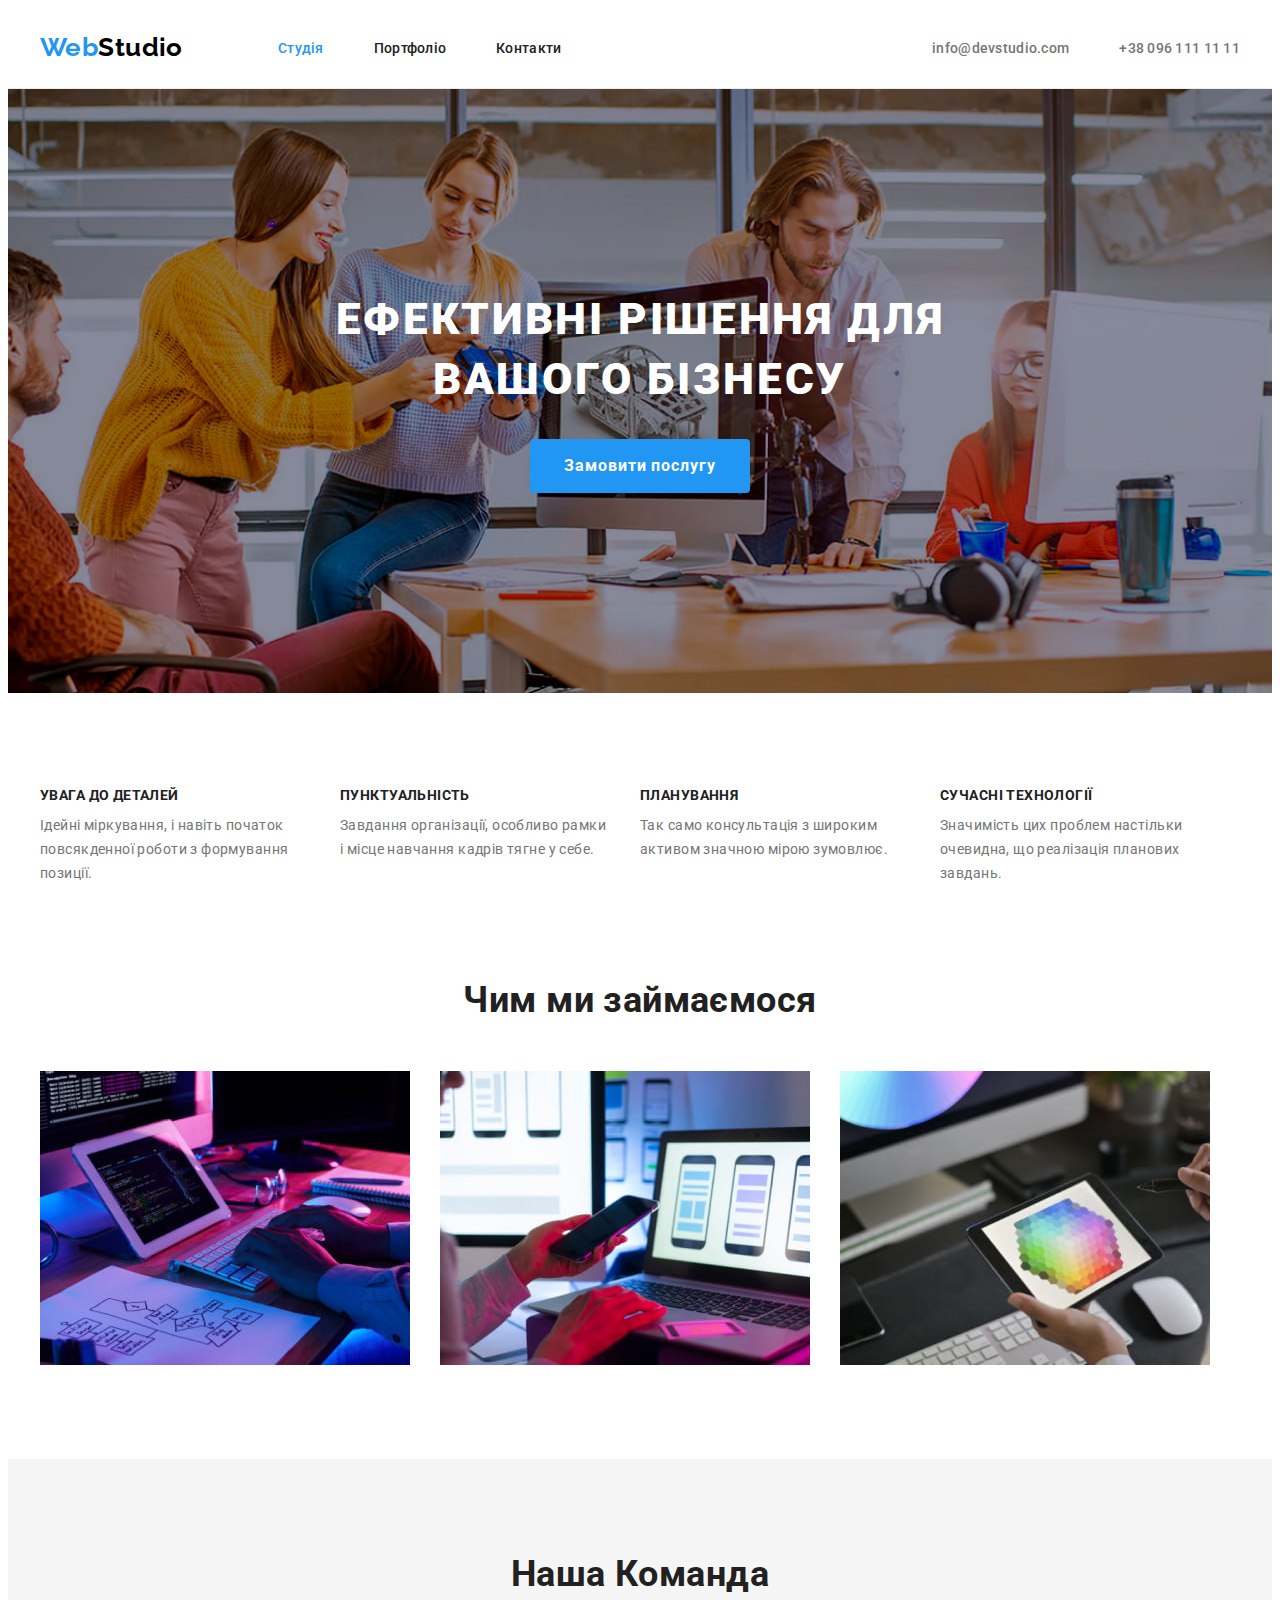
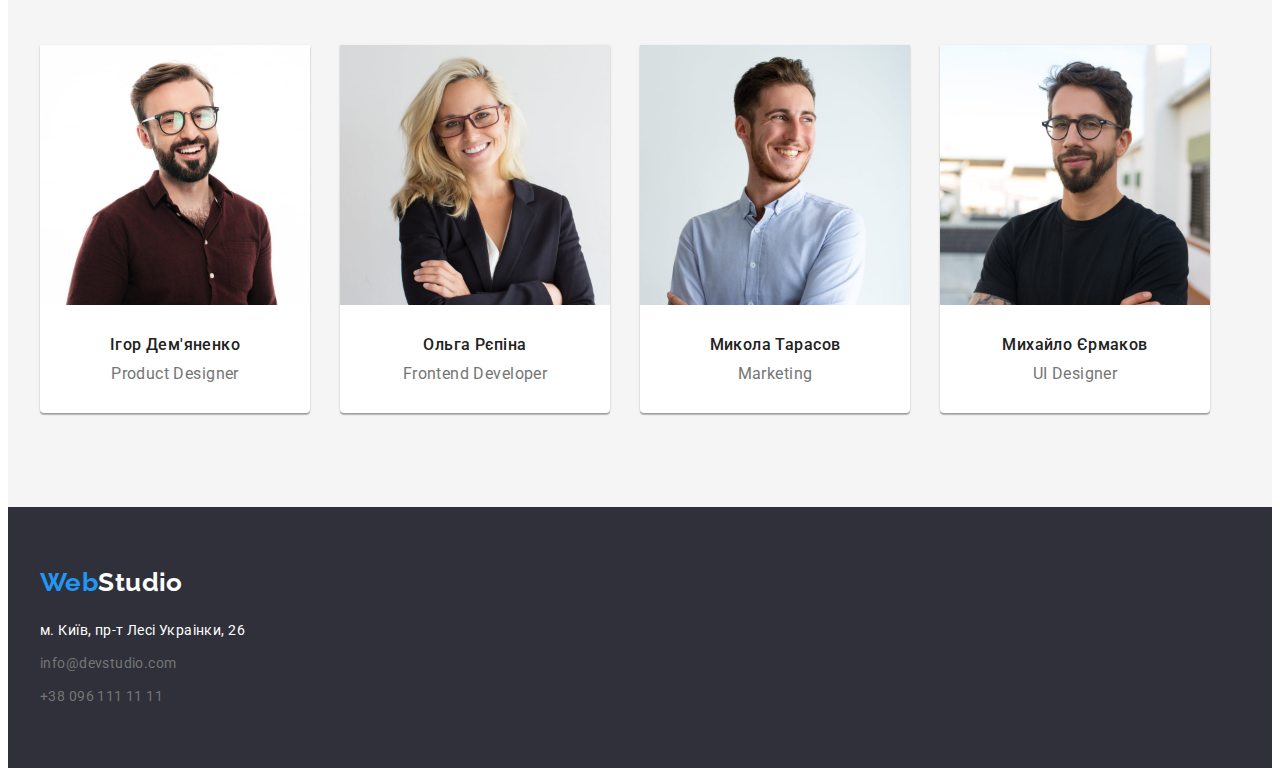
<file: index.html>
<!DOCTYPE html>
<html lang="uk">
  <head>
    <meta charset="UTF-8" />
    <meta http-equiv="X-UA-Compatible" content="IE=edge" />
    <meta name="viewport" content="width=device-width, initial-scale=1.0" />
    <title>Домашня робота</title>
    <link rel="preconnect" href="https://fonts.googleapis.com" />
    <link rel="preconnect" href="https://fonts.gstatic.com" crossorigin />
    <link
      href="https://fonts.googleapis.com/css2?family=Raleway:wght@700&family=Roboto:wght@400;500;700;900&display=swap"
      rel="stylesheet"
    />
    <!-- Modern-Normolize -->
    <link
      rel="stylesheet"
      href="https://cdnjs.cloudflare.com/ajax/libs/modern-normalize/1.1.0/modern-normalize.min.css"
      integrity="sha512-wpPYUAdjBVSE4KJnH1VR1HeZfpl1ub8YT/NKx4PuQ5NmX2tKuGu6U/JRp5y+Y8XG2tV+wKQpNHVUX03MfMFn9Q=="
      crossorigin="anonymous"
      referrerpolicy="no-referrer"
    />
    <link rel="stylesheet" href="./css/style.css" />
  </head>
  <body>
    <!--head-list-->
    <header class="header">
      <div class="conteiner header-conteiner">
        <nav class="nav">
          <a class="logo-link-text" href="#"
            ><span class="logo-link">Web</span>Studio</a
          >
          <ul class="list list-nav">
            <li class="nav-list-item">
              <a class="link current" href="#">Студія</a>
            </li>
            <li class="nav-list-item">
              <a class="link" href="./portfolio.html"> Портфоліо</a>
            </li>
            <li class="nav-list-item">
              <a class="link" href="#"> Контакти</a>
            </li>
          </ul>
        </nav>
        <ul class="list list-contact">
          <li class="contact-list-item">
            <a class="contact-link" href="mailto:info@devstudio.com"
              >info@devstudio.com</a
            >
          </li>
          <li class="contact-list-item">
            <a class="contact-link" href="tel:+380961111111"
              >+38 096 111 11 11</a
            >
          </li>
        </ul>
      </div>
    </header>
    <main>
      <!--main-content-one-section-->
      <section class="section">
        <div class="conteiner main-conteiner">
          <h1 class="section-title">Ефективні рішення для вашого бізнесу</h1>
          <button class="section-btn" type="button">Замовити послугу</button>
        </div>
      </section>
      <!--organization-->
      <section class="section-org">
        <div class="conteiner org-conteiner">
          <h2 class="heading-none visually-hidden">Організування</h2>
          <ul class="list-org">
            <li class="org-list-item">
              <h3 class="heading">Увага до деталей</h3>
              <p class="org-subtitle">
                Ідейні міркування, і навіть початок повсякденної роботи з
                формування позиції.
              </p>
            </li>
            <li class="org-list-item">
              <h3 class="heading">Пунктуальність</h3>
              <p class="org-subtitle">
                Завдання організації, особливо рамки і місце навчання кадрів
                тягне у себе.
              </p>
            </li>
            <li class="org-list-item">
              <h3 class="heading">Планування</h3>
              <p class="org-subtitle">
                Так само консультація з широким активом значною мірою зумовлює.
              </p>
            </li>
            <li class="org-list-item">
              <h3 class="heading">Сучасні технології</h3>
              <p class="org-subtitle">
                Значимість цих проблем настільки очевидна, що реалізація
                планових завдань.
              </p>
            </li>
          </ul>
        </div>
      </section>
      <!--photo-list-->
      <section class="photo-section">
        <div class="conteiner photo-conteiner">
          <h2 class="photo-title">Чим ми займаємося</h2>
          <ul class="photo-list">
            <li class="photo-list-item">
              <img
                class="img"
                src="./images/img(1).jpg"
                alt="друкує код"
                width="370"
                height="294"
              />
            </li>
            <li class="photo-list-item">
              <img
                class="img"
                src="./images/img(2).jpg"
                alt="працює з телефоном"
                width="370"
                height="294"
              />
            </li>
            <li class="photo-list-item">
              <img
                class="img"
                src="./images/img(3).jpg"
                alt="працює з планшетом"
                width="370"
                height="294"
              />
            </li>
          </ul>
        </div>
      </section>
      <!--team-card-->
      <section class="team-section">
        <div class="conteiner team-conteiner">
          <h2 class="team-title">Наша Команда</h2>
          <ul class="team-list">
            <li class="list-item">
              <img
                class="team-img"
                src="./images/img(4).jpg"
                alt="співробітник"
                width="270"
                height="260"
              />
              <div class="team-suptitle">
                <h3 class="team-name">Ігор Дем'яненко</h3>
                <p class="team-subtitle" lang="en">Product Designer</p>
              </div>
            </li>
            <li class="list-item">
              <img
                class="team-img"
                src="./images/img(5).jpg"
                alt="співробітник"
                width="270"
                height="260"
              />
              <div class="team-suptitle">
                <h3 class="team-name">Ольга Рєпіна</h3>
                <p class="team-subtitle" lang="en">Frontend Developer</p>
              </div>
            </li>
            <li class="list-item">
              <img
                class="team-img"
                src="./images/img(6).jpg"
                alt="співробітник"
                width="270"
                height="260"
              />
              <div class="team-suptitle">
                <h3 class="team-name">Микола Тарасов</h3>
                <p class="team-subtitle" lang="en">Marketing</p>
              </div>
            </li>
            <li class="list-item">
              <img
                class="team-img"
                src="./images/img(7).jpg"
                alt="співробітник"
                width="270"
                height="260"
              />
              <div class="team-suptitle">
                <h3 class="team-name">Михайло Єрмаков</h3>
                <p class="team-subtitle" lang="en">UI Designer</p>
              </div>
            </li>
          </ul>
        </div>
      </section>
    </main>
    <!--footer-->
    <footer class="footer">
      <div class="conteiner footer-conteiner">
        <a class="logo-text" href="#"
          ><span class="footer-logo-link">Web</span>Studio</a
        >
        <address class="address">
          <ul class="list footer-list">
            <li class="footer-list-item">
              <a
                class="address-link"
                href="https://goo.gl/maps/CPtrU1FHBa2aNyZL9"
                target="_blank"
                rel="noopener noreferrer nofollow"
                >м. Київ, пр-т Лесі Украінки, 26</a
              >
            </li>
            <li class="footer-list-item">
              <a class="footer-link" href="mailto:info@devstudio.com"
                >info@devstudio.com</a
              >
            </li>
            <li class="footer-list-item">
              <a class="footer-link" href="tel:+380961111111"
                >+38 096 111 11 11</a
              >
            </li>
          </ul>
        </address>
      </div>
    </footer>
  </body>
</html>
</file>
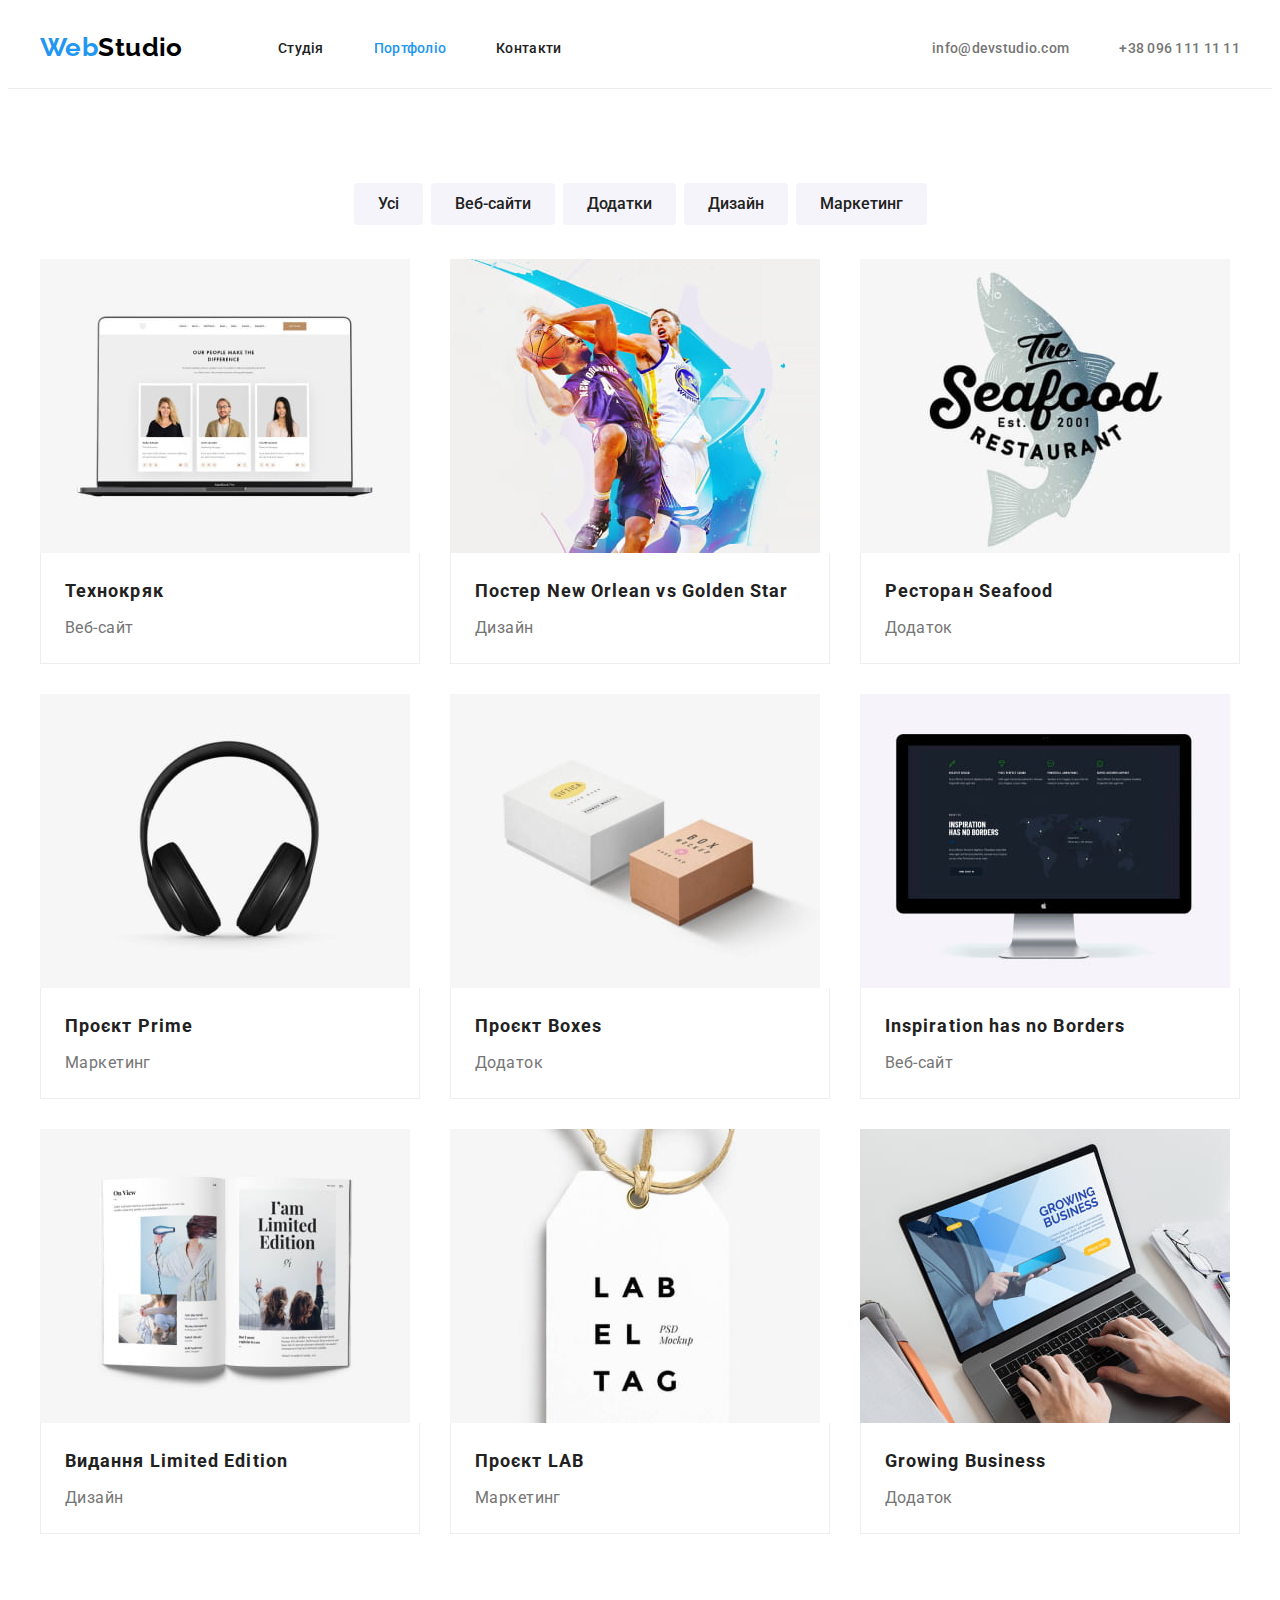
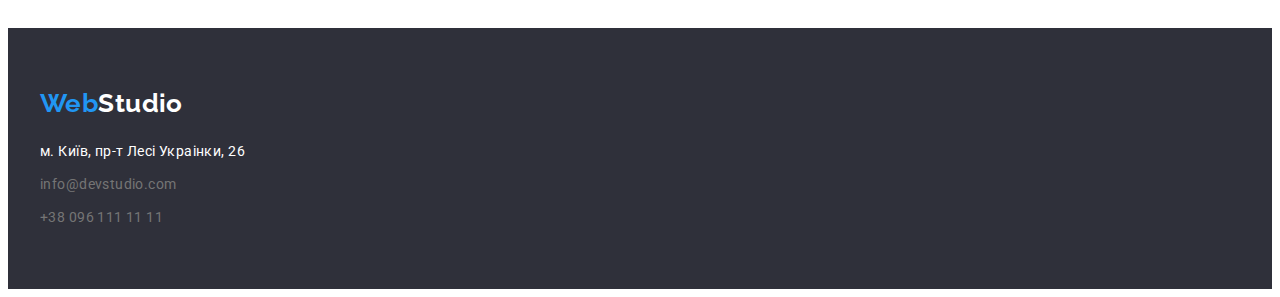
<file: portfolio.html>
<!DOCTYPE html>
<html lang="uk">
  <head>
    <meta charset="UTF-8" />
    <meta http-equiv="X-UA-Compatible" content="IE=edge" />
    <meta name="viewport" content="width=device-width, initial-scale=1.0" />
    <title>HomeWork2</title>
    <link
      href="https://fonts.googleapis.com/css2?family=Raleway:wght@700&family=Roboto:wght@400;500;700;900&display=swap"
      rel="stylesheet"
    />
    <link
      rel="stylesheet"
      href="https://cdnjs.cloudflare.com/ajax/libs/modern-normalize/1.1.0/modern-normalize.min.css"
      integrity="sha512-wpPYUAdjBVSE4KJnH1VR1HeZfpl1ub8YT/NKx4PuQ5NmX2tKuGu6U/JRp5y+Y8XG2tV+wKQpNHVUX03MfMFn9Q=="
      crossorigin="anonymous"
      referrerpolicy="no-referrer"
    />
    <link rel="stylesheet" href="./css/style.css" />
    <link rel="preconnect" href="https://fonts.googleapis.com" />
    <link rel="preconnect" href="https://fonts.gstatic.com" crossorigin />
  </head>
  <body>
    <!--head-list-->
    <header class="header">
      <div class="conteiner header-conteiner">
        <nav class="nav">
          <a class="logo-link-text" href="#"
            ><span class="logo-link">Web</span>Studio</a
          >
          <ul class="list list-nav">
            <li class="nav-list-item">
              <a class="link" href="./index.html">Студія</a>
            </li>
            <li class="nav-list-item">
              <a class="link carrent" href="./portfolio.html"> Портфоліо</a>
            </li>
            <li class="nav-list-item">
              <a class="link" href="#"> Контакти</a>
            </li>
          </ul>
        </nav>
        <ul class="list list-contact">
          <li class="contact-list-item">
            <a class="contact-link" href="mailto:info@devstudio.com"
              >info@devstudio.com</a
            >
          </li>
          <li class="contact-list-item">
            <a class="contact-link" href="tel:+380961111111"
              >+38 096 111 11 11</a
            >
          </li>
        </ul>
      </div>
    </header>
    <!--Portfolio-->
    <main>
      <section class="section-port">
        <div class="conteiner">
          <h1 class="section-title visually-hidden">Filter</h1>
          <ul class="list list-port">
            <li class="port-item">
              <button class="btn" type="button">Усі</button>
            </li>
            <li class="port-item">
              <button class="btn" type="button">Веб-сайти</button>
            </li>
            <li class="port-item">
              <button class="btn" type="button">Додатки</button>
            </li>
            <li class="port-item">
              <button class="btn" type="button">Дизайн</button>
            </li>
            <li class="port-item">
              <button class="btn" type="button">Маркетинг</button>
            </li>
          </ul>
          <!--Project-->
          <ul class="list-proj">
            <li class="proj-item">
              <a class="proj-link" href="">
                <img
                  class="link-img"
                  src="./images/portfolio/img.jpg"
                  alt="ноутбук в розгорнутому стані"
                  width="370"
                  height="294"
                />
                <div class="sup-caption">
                  <h2 class="caption">Технокряк</h2>
                  <p class="sub-caption">Веб-сайт</p>
                </div>
              </a>
            </li>
            <li class="proj-item">
              <a class="proj-link" href="">
                <img
                  class="link-img"
                  src="./images/portfolio/img(1).jpg"
                  alt="два баскетболіста грають"
                  width="370"
                  height="294"
                />
                <div class="sup-caption">
                  <h2 class="caption">Постер New Orlean vs Golden Star</h2>
                  <p class="sub-caption">Дизайн</p>
                </div>
              </a>
            </li>
            <li class="proj-item">
              <a class="proj-link" href="">
                <img
                  class="link-img"
                  src="./images/portfolio/img(2).jpg"
                  alt="логотип ресторану"
                  width="370"
                  height="294"
                />
                <div class="sup-caption">
                  <h2 class="caption">Ресторан Seafood</h2>
                  <p class="sub-caption">Додаток</p>
                </div>
              </a>
            </li>
            <li class="proj-item">
              <a class="proj-link" href="">
                <img
                  class="link-img"
                  src="./images/portfolio/img(3).jpg"
                  alt="бездротові навушники"
                  width="370"
                  height="294"
                />
                <div class="sup-caption">
                  <h2 class="caption">Проєкт Prime</h2>
                  <p class="sub-caption">Маркетинг</p>
                </div>
              </a>
            </li>
            <li class="proj-item">
              <a class="proj-link" href="">
                <img
                  class="link-img"
                  src="./images/portfolio/img(4).jpg"
                  alt="дві коробки"
                  width="370"
                  height="294"
                />
                <div class="sup-caption">
                  <h2 class="caption">Проєкт Boxes</h2>
                  <p class="sub-caption">Додаток</p>
                </div>
              </a>
            </li>
            <li class="proj-item">
              <a class="proj-link" href="">
                <img
                  class="link-img"
                  src="./images/portfolio/img(5).jpg"
                  alt="екран компьютера"
                  width="370"
                  height="294"
                />
                <div class="sup-caption">
                  <h2 class="caption">Inspiration has no Borders</h2>
                  <p class="sub-caption">Веб-сайт</p>
                </div>
              </a>
            </li>
            <li class="proj-item">
              <a class="proj-link" href="">
                <img
                  class="link-img"
                  src="./images/portfolio/img(9).jpg"
                  alt="розгорнутий підручник"
                  width="370"
                  height="294"
                />
                <div class="sup-caption">
                  <h2 class="caption">Видання Limited Edition</h2>
                  <p class="sub-caption">Дизайн</p>
                </div>
              </a>
            </li>
            <li class="proj-item">
              <a class="proj-link" href="">
                <img
                  class="link-img"
                  src="./images/portfolio/img(6).jpg"
                  alt="лейбл тег"
                  width="370"
                  height="294"
                />
                <div class="sup-caption">
                  <h2 class="caption">Проєкт LAB</h2>
                  <p class="sub-caption">Маркетинг</p>
                </div>
              </a>
            </li>
            <li class="proj-item">
              <a class="proj-link" href="">
                <img
                  class="link-img"
                  src="./images/portfolio/img(7).jpg"
                  alt="руки на клавиатуре в работе"
                  width="370"
                  height="294"
                />
                <div class="sup-caption">
                  <h2 class="caption">Growing Business</h2>
                  <p class="sub-caption">Додаток</p>
                </div>
              </a>
            </li>
          </ul>
        </div>
      </section>
    </main>
    <!--footer-->
    <footer class="footer">
      <div class="conteiner footer-conteiner">
        <a class="logo-text" href="#"
          ><span class="logo-link">Web</span>Studio</a
        >
        <address class="address">
          <ul class="list footer-list">
            <li class="footer-list-item">
              <a
                class="address-link"
                href="https://goo.gl/maps/CPtrU1FHBa2aNyZL9"
                target="_blank"
                rel="noopener noreferrer nofollow"
                >м. Київ, пр-т Лесі Украінки, 26</a
              >
            </li>
            <li class="footer-list-item">
              <a class="footer-link" href="mailto:info@devstudio.com"
                >info@devstudio.com</a
              >
            </li>
            <li class="footer-list-item">
              <a class="footer-link" href="tel:+380961111111"
                >+38 096 111 11 11</a
              >
            </li>
          </ul>
        </address>
      </div>
    </footer>
  </body>
</html>
</file>
<file: css/style.css>
/* html {
  box-sizing: border-box;
} */

:root {
  --text-color: #212121;
  --subtext-color: #757575;
  --additional-cl: #2196f3;
  --headfooter-bg-cl: #2f303a;
  --main-bg-cl: #ffffff;
  --portfolio-btn-cl: #f5f4fa;
  --logo-text-cl: #000000;
  --additional-bg-cl: #f5f5f5;
  --active-btn-cl: #188ce8;
  --Raleway-txt: "Raleway", sans-serif;
  --Roboro-txt: "Roboto", sans-serif;
}

body {
  background-color: var(--main-bg-cl);
  color: var(--text-color);
  font-family: "Roboto", sans-serif;
  font-size: 14px;
  letter-spacing: 0.03em;
  /* width: 1600px;
  margin-right: auto;
  margin-left: auto; */
}

ul {
  list-style: none;
  padding: 0;
}

/* Head-list */

.header {
  border-bottom-width: 1px;
  border-bottom-style: solid;
  border-bottom-color: #ececec;
}

.header-conteiner {
  display: flex;
}

.nav {
  margin-right: auto;
  display: flex;
}

.list-nav {
  display: flex;
  gap: 50px;
  margin: 0;
  padding: 0;
  list-style: none;
}

.list-contact {
  display: flex;
  margin: 0;
  padding: 0;
  list-style: none;
}

.contact-list-item:not(:last-child) {
  margin-right: 50px;
}

.logo-link-text,
.logo-link {
  padding-top: 24px;
  padding-bottom: 25px;
  font-family: var(--Raleway-txt);
  font-weight: 700;
  font-size: 26px;
  line-height: calc(31 / 26);
  text-decoration: none;
}

.logo-link {
  color: var(--additional-cl);
}

.logo-link-text {
  display: block;
  margin-right: 93px;
  width: 145px;
  color: var(--logo-text-cl);
}

.link {
  display: block;
  padding-top: 32px;
  padding-bottom: 32px;
  font-family: var(--Roboro-txt);
  font-weight: 500;
  font-size: 14px;
  line-height: calc(16 / 14);
  letter-spacing: 0.02em;
  color: var(--text-color);
  text-decoration: none;
}

.address-link {
  font-family: var(--Roboro-txt);
  font-style: normal;
  font-weight: 400;
  font-size: 14px;
  line-height: calc(24 / 14);
  color: var(--main-bg-cl);
  background-color: var(--headfooter-bg-cl);
  text-decoration: none;
}

.list .link.current {
  color: var(--additional-cl);
}

.link:hover,
.link:focus {
  color: var(--additional-cl);
}

.contact-link:hover,
.contact-link:focus {
  color: var(--additional-cl);
}

.contact-link {
  display: block;
  padding-top: 32px;
  padding-bottom: 32px;
  font-style: normal;
  font-weight: 500;
  font-size: 14px;
  line-height: calc(16 / 14);
  letter-spacing: 0.02em;
  text-decoration: none;
  color: var(--subtext-color);
}

.footer-link {
  font-style: normal;
  font-weight: 400;
  font-size: 14px;
  line-height: calc(24 / 14);
  text-decoration: none;
  color: var(--subtext-color);
}

.footer-link:hover,
.footer-link:focus {
  color: var(--additional-cl);
}

/* main-content-one-section */

.main-conteiner {
  text-align: center;
}

.section {
  background-image: url(../images/mainhero-bg.jpg/Img.jpg);
  background-position: center;
  background-repeat: no-repeat;
  background-size: cover;
  max-width: 1600px;
  margin-right: auto;
  margin-left: auto;

  padding-top: 200px;
  padding-bottom: 200px;
  background-color: var(--headfooter-bg-cl);
}

.section-title {
  display: inline-block;
  flex-wrap: wrap;
  width: 696px;
  margin-bottom: 30px;
  margin-top: 0;
  font-style: normal;
  font-weight: 900;
  font-size: 44px;
  line-height: calc(60 / 44);
  text-align: center;
  letter-spacing: 0.06em;
  text-transform: uppercase;
  color: var(--main-bg-cl);
}

.section-btn {
  margin-left: auto;
  margin-right: auto;
  padding: 10px 32px;
  min-width: 216px;
  font-family: inherit;
  font-weight: 700;
  font-size: 16px;
  line-height: calc(30 / 16);
  display: flex;
  align-items: center;
  text-align: center;
  letter-spacing: 0.06em;
  background-color: var(--additional-cl);
  color: var(--main-bg-cl);
  border-color: transparent;
  border-radius: 4px;
  cursor: pointer;
}

.section-btn:hover,
.section-btn:focus {
  background-color: var(--active-btn-cl);
  box-shadow: 0px 4px 4px rgba(0, 0, 0, 0.15);
  border-radius: 4px;
}

/* прихованний заголовок */

.visually-hidden {
  position: absolute;
  white-space: nowrap;
  width: 1px;
  height: 1px;
  overflow: hidden;
  border: 0;
  padding: 0;
  clip: rect(0 0 0 0);
  clip-path: inset(50%);
  margin: -1px;
}

/* organization */

.section-org {
  padding-top: 94px;
  padding-bottom: 94px;
}

.org-list-item {
  width: 270px;
  margin-right: 30px;
}

.org-list-item:last-child {
  margin-right: 0;
}

.list-org {
  display: flex;
  margin: 0;
  padding: 0;
  list-style: none;
}

.heading {
  margin-top: 0;
  margin-bottom: 10px;
  font-weight: 700;
  font-size: 14px;
  line-height: calc(16 / 14);
  text-transform: uppercase;
  color: var(--text-color);
}

.org-subtitle {
  margin-top: 0;
  margin-bottom: 0;
  font-weight: 400;
  font-size: 14px;
  line-height: calc(24 / 14);
  color: var(--subtext-color);
}

/* photo-list */

.photo-section {
  padding-bottom: 94px;
}

.photo-title {
  text-align: center;
  margin-bottom: 50px;
  margin-top: 0;
  font-weight: 700;
  font-size: 36px;
  line-height: calc(42 / 36);
  color: var(--text-color);
}

.photo-list {
  display: flex;
  gap: 30px;
  margin: 0;
}

.img {
  display: block;
  max-width: 100%;
  height: auto;
}

/* team-card */

.team-section {
  padding-top: 94px;
  padding-bottom: 94px;
  background-color: var(--additional-bg-cl);
}

.team-suptitle {
  padding-top: 30px;
  padding-bottom: 30px;
}

.team-title {
  text-align: center;
  margin-top: 0;
  margin-bottom: 50px;
  font-weight: 700;
  font-size: 36px;
  line-height: calc(42 / 36);
  color: var(--text-color);
}

.team-list {
  display: flex;
  gap: 30px;
  width: 270;
  margin-top: 0;
  margin-bottom: 0;
}

.list-item {
  background-color: var(--main-bg-cl);
  box-shadow: 0px 1px 3px rgba(0, 0, 0, 0.12), 0px 1px 1px rgba(0, 0, 0, 0.14),
    0px 2px 1px rgba(0, 0, 0, 0.2);
  border-radius: 0px 0px 4px 4px;
}

.team-img {
  display: block;
  max-width: 100%;
  height: auto;
}

.team-name {
  margin-bottom: 10px;
  margin-top: 0;
  font-weight: 500;
  font-size: 16px;
  line-height: calc(19 / 16);
  text-align: center;
  color: var(--text-color);
}

.team-subtitle {
  margin-top: 0;
  margin-bottom: 0;
  font-weight: 400;
  font-size: 16px;
  line-height: calc(19 / 16);
  text-align: center;
  color: var(--subtext-color);
}

/* footer */

.footer {
  padding-top: 60px;
  padding-bottom: 60px;
}

.logo-text {
  font-family: var(--Raleway-txt);
  font-weight: 700;
  font-size: 26px;
  line-height: calc(31 / 26);
  text-decoration: none;
  color: var(--main-bg-cl);
}

.footer-logo-link {
  margin-bottom: 20px;
  color: var(--additional-cl);
}

.footer-list {
  width: 231px;
  margin-top: 0;
  margin-bottom: 0;
}

.footer-list-item:not(:last-child) {
  margin-bottom: 9px;
}

.footer {
  background-color: var(--headfooter-bg-cl);
}

.address {
  margin-top: 20px;
}

/* portfolio.html */

.list .link.carrent {
  color: var(--additional-cl);
}

.section-port {
  padding-top: 94px;
  padding-bottom: 94px;
  background-color: var(--main-bg-cl);
}

.list-port {
  display: flex;
  margin-top: 0;
  margin-bottom: 0;
  margin-bottom: 34px;
  justify-content: center;
}

.port-item:not(:last-child) {
  margin-right: 8px;
}

.btn {
  padding-top: 6px;
  padding-bottom: 6px;
  padding-left: 22px;
  padding-right: 22px;
  font-family: inherit;
  font-weight: 500;
  font-size: 16px;
  line-height: calc(26 / 16);
  text-align: center;
  color: var(--main-bg-cl);
  background-color: var(--portfolio-btn-cl);
  color: var(--text-color);
  border-radius: 4px;
  border-color: transparent;
  cursor: pointer;
}

.btn:hover,
.btn:focus {
  background-color: var(--additional-cl);
  color: var(--main-bg-cl);
  box-shadow: 0px 3px 1px rgba(0, 0, 0, 0.1), 0px 1px 2px rgba(0, 0, 0, 0.08),
    0px 2px 2px rgba(0, 0, 0, 0.12);
  border-radius: 4px;
}

/* project */

.link-img {
  display: block;
  max-width: 100%;
  height: auto;
}

.caption {
  margin: 0;
  margin-bottom: 4px;
  font-weight: 700;
  font-size: 18px;
  line-height: calc(36 / 18);
  letter-spacing: 0.06em;
  color: var(--text-color);
}

.sup-caption {
  padding: 20px 24px;
  border-left: 1px solid #eeeeee;
  border-right: 1px solid #eeeeee;
  border-bottom: 1px solid #eeeeee;
}

.sub-caption {
  margin: 0;
  font-weight: 400;
  font-size: 16px;
  line-height: calc(30 / 16);
  color: var(--subtext-color);
}

.list-proj {
  display: flex;
  flex-wrap: wrap;
  list-style: none;
  margin: 0;
  margin-bottom: -30px;
  margin-right: -30px;
}

.proj-item {
  margin-bottom: 30px;
  margin-right: 30px;
  width: calc(100% / 3 - 30px);
}

/* .proj-item:nth-last-child(-n + 3) {
  margin-bottom: 0;
} */

/* .proj-item:nth-child(3n) {
  margin-right: 0;
} */

.proj-link {
  text-decoration: none;
}

.conteiner {
  width: 1200px;
  padding-left: 15px;
  padding-right: 15px;
  margin-left: auto;
  margin-right: auto;
}
</file>
